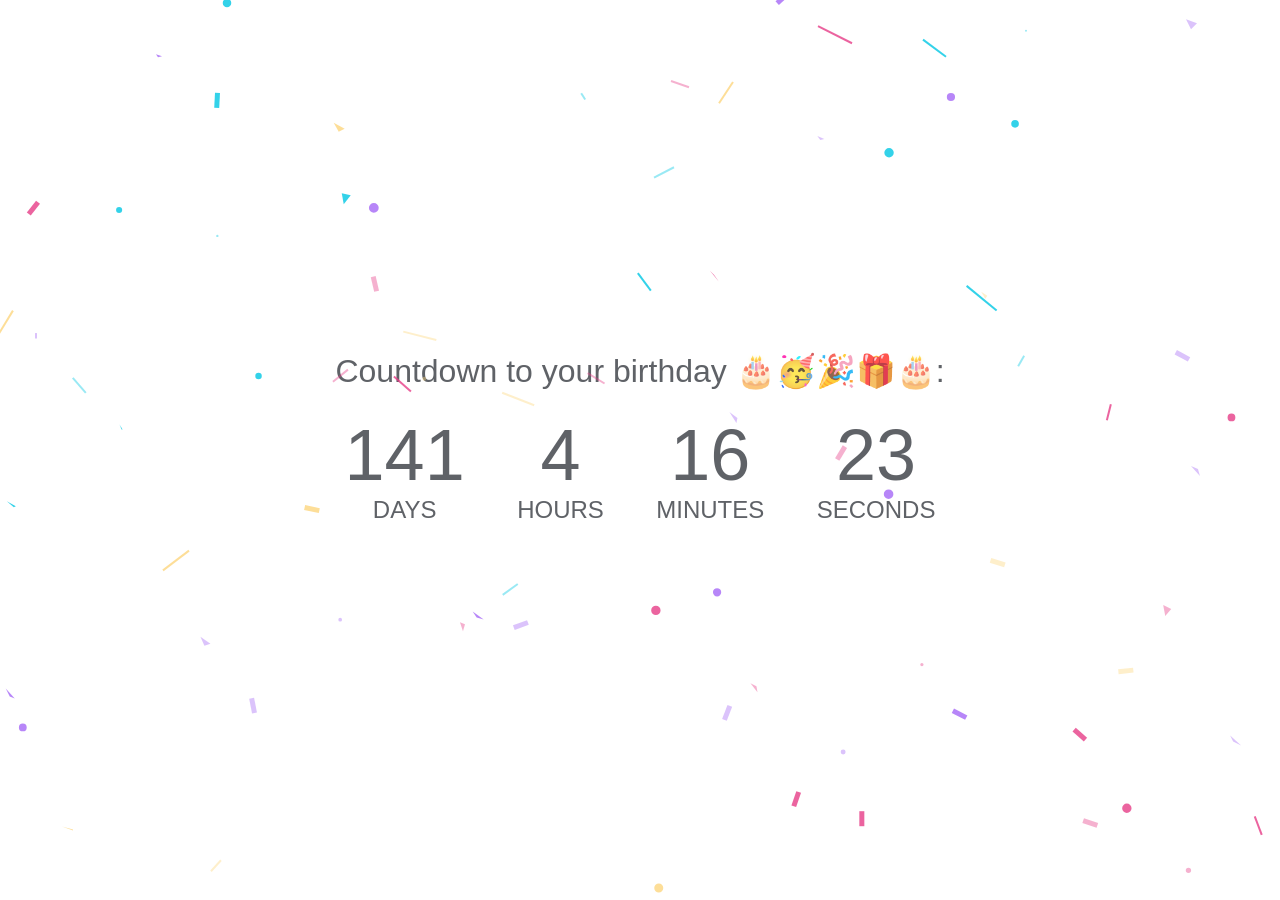
<file: index.html>
<!DOCTYPE html>
<html>

<head>
  <meta charset="utf-8" />
  <meta name="viewport" content="width=device-width" />
  <title>Happy Birthday Sosyyy &#10084&#10084&#10084!</title>

  <link rel="stylesheet" href="styles/flexbox-center-container.css" media="all">
  <link rel="stylesheet" href="styles/system-fonts.css" media="all">
  <link rel="stylesheet" href="styles/style.css" media="all">
</head>

<body>
  <canvas id=c></canvas>
  <canvas id="confetti"></canvas>
  <div class="container" id="count">
    <h1 id="head">Countdown to your birthday 🎂🥳🎉🎁🎂:</h1>
    <ul>
      <li><span id="day"></span>days</li>
      <li><span id="hour"></span>hours</li>
      <li><span id="minute"></span>minutes</li>
      <li><span id="second"></span>seconds</li>
    </ul>
  </div>
  <div id="merrywrap" class="merrywrap">
    <canvas id="snowfall"></canvas>
    <div class="giftbox">
      <div class="cover">
        <div></div>
      </div>
      <div class="box"></div>
    </div>
</body>
<script src="scripts/confetti.min.js" charset="utf-8"></script>
<script src="scripts/index.js" charset="utf-8"></script>
</html>
</file>
<file: styles/flexbox-center-container.css>
html, body {
  height: 100%;
  margin: 0;
}

body {
  -webkit-box-align: center;
  -ms-flex-align: center;
  align-items: center;
  display: -webkit-box;
  display: -ms-flexbox;
  display: flex;
}

.container {
  margin: 0 auto;
}
</file>
<file: styles/system-fonts.css>
body {
  font-family: -apple-system, 
    BlinkMacSystemFont, 
    "Segoe UI", 
    Roboto, 
    Oxygen-Sans, 
    Ubuntu, 
    Cantarell, 
    "Helvetica Neue", 
    sans-serif;
}
</file>
<file: styles/style.css>
* {
  box-sizing: border-box;
  margin: 0;
  padding: 0;
}
canvas {
  position: absolute;
  top: 0;
  left: 0;
}
body {
  background: #ffffff;
  overflow: hidden;
}
.container {
  color: rgba(55, 59, 65, 0.8);
  font-family: Helvetica, sans-serif;
  font-weight: lighter;
  text-align: center;
}

h1 {
  font-weight: normal;
}
li {
  display: inline-block;
  font-size: 1.5em;
  list-style-type: none;
  padding: 1em;
  text-transform: uppercase;
}
li span {
  display: block;
  font-size: 4.5rem;
}
.merrywrap {
  position: absolute;
  right: 40px;
  left: 40px;
  bottom: 80px;
  top: 40px;
}
.giftbox {
  position: absolute;
  width: 300px;
  height: 200px;
  left: 50%;
  margin-left: -150px;
  bottom: 0;
  z-index: 10;
}
.giftbox > div {
  background: #F64747;
  position: absolute;
  box-shadow: 5px 10px 18px rgba(0, 0, 0, 0.4);
}
.giftbox > div:after, .giftbox > div:before {
  position: absolute;
  content: "";
  top: 0;
}
.giftbox:after {
  position: absolute;
  color: #fff;
  width: 100%;
  content: "Click Me!";
  left: 0;
  bottom: 0;
  font-size: 24px;
  text-align: center;
  transform: rotate(-20deg);
  transform-origin: 0 0;
}
.giftbox .cover {
  width: 100%;
  top: 0;
  left: 0;
  height: 25%;
  z-index: 2;
}
.giftbox .cover:before {
  position: absolute;
  height: 100%;
  left: 50%;
  width: 50px;
  transform: translateX(-50%);
  background: #2C3E50;
}
.giftbox .cover > div {
  position: absolute;
  width: 50px;
  height: 50px;
  left: 50%;
  top: -50px;
  transform: translateX(-50%);
}
.giftbox .cover > div:before, .giftbox .cover > div:after {
  position: absolute;
  left: 0;
  top: 0;
  width: 100%;
  height: 100%;
  content: "";
  box-shadow: inset 0 0 0 15px #2C3E50;
  border-radius: 30px;
  transform-origin: 50% 100%;
}
.giftbox .cover > div:before {
  transform: translateX(-45%) skewY(40deg);
}
.giftbox .cover > div:after {
  transform: translateX(45%) skewY(-40deg);
}
.giftbox .box {
  right: 5%;
  left: 5%;
  height: 80%;
  bottom: 0;
}
.giftbox .box:before {
  width: 50px;
  height: 100%;
  left: 50%;
  transform: translateX(-50%);
  background: #2C3E50;
}
.giftbox .box:after {
  width: 100%;
  height: 30px;
  background: rgba(0, 0, 0, 0);
}
.step-1 .giftbox {
  animation: wobble 0.5s linear infinite forwards;
}
.step-1 .cover {
  animation: wobble 0.5s linear infinite 5s forwards;
}
.step-1 .icons .row span {
  opacity: 1;
}
.step-2 .giftbox:after {
  opacity: 0;
}
.step-3 .giftbox, .step-4 .giftbox {
  opacity: 0;
  z-index: 1;
}
.step-3 .giftbox:after, .step-4 .giftbox:after {
  opacity: 0;
}
.step-2 .giftbox .cover {
  animation: flyUp 2s ease-in forwards;
}
.step-2 .giftbox .box {
  animation: flyDown 2s ease-in 0.05s forwards;
}
@keyframes wobble {
  25% {
      transform: rotate(4deg);
 }
  75% {
      transform: rotate(-2deg);
 }
}
@keyframes flyUp {
  75% {
      opacity: 1;
 }
  100% {
      transform: translateY(-1000px) rotate(20deg);
      opacity: 0;
 }
}
@keyframes flyDown {
  75% {
      opacity: 1;
 }
  100% {
      transform: translateY(100%);
      opacity: 0;
 }
}
</file>
